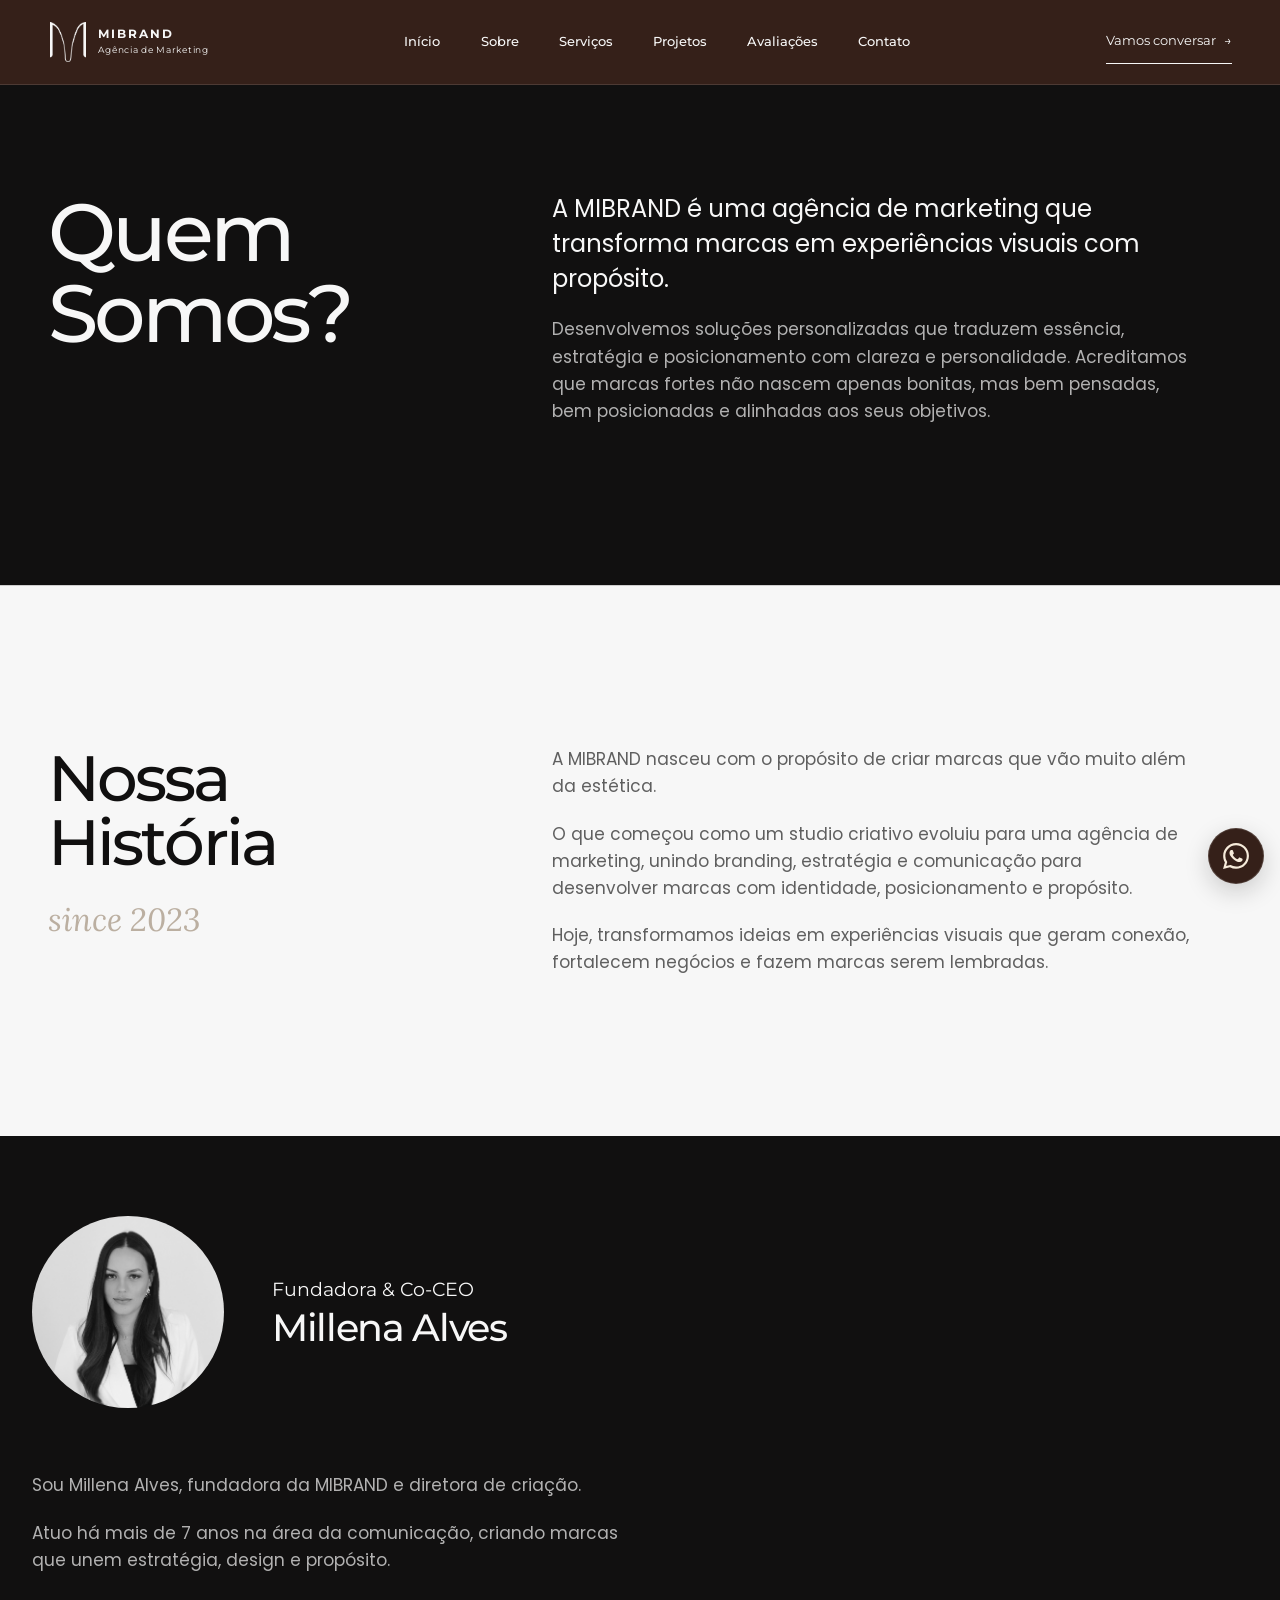
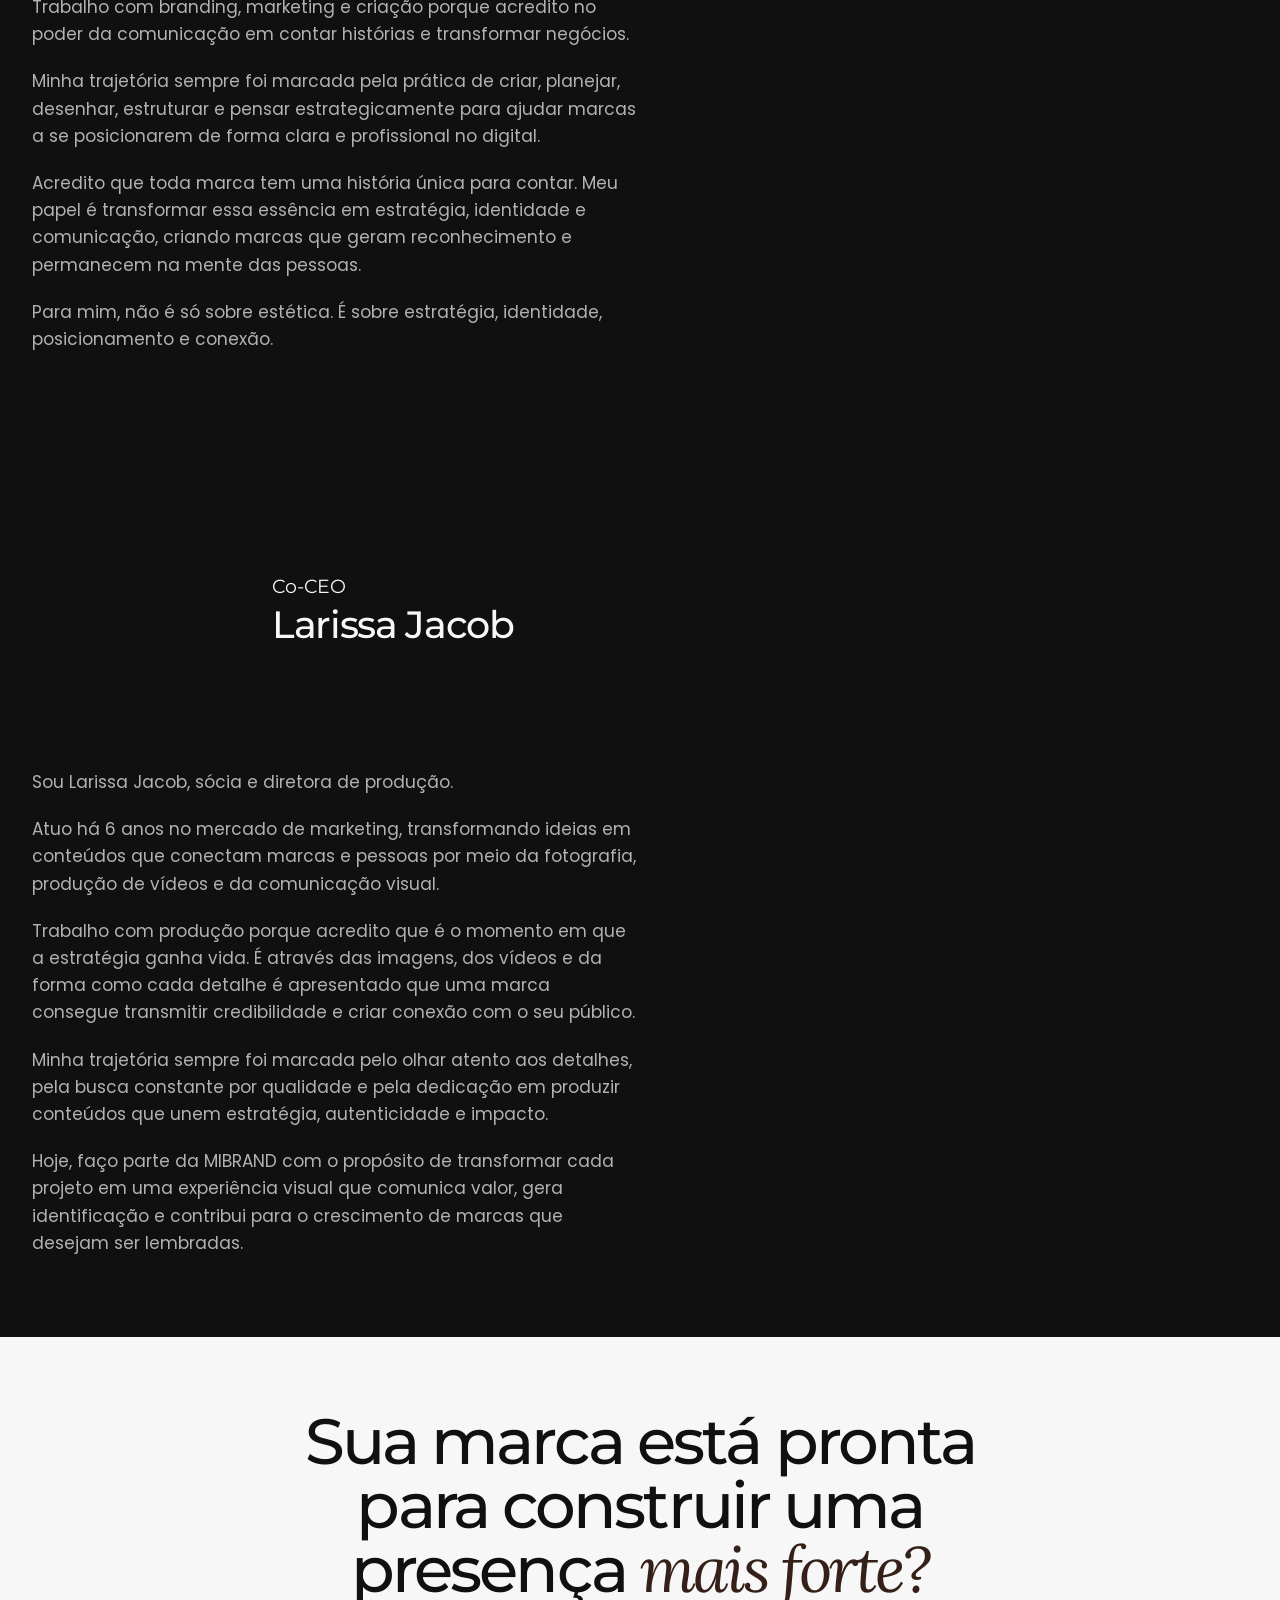
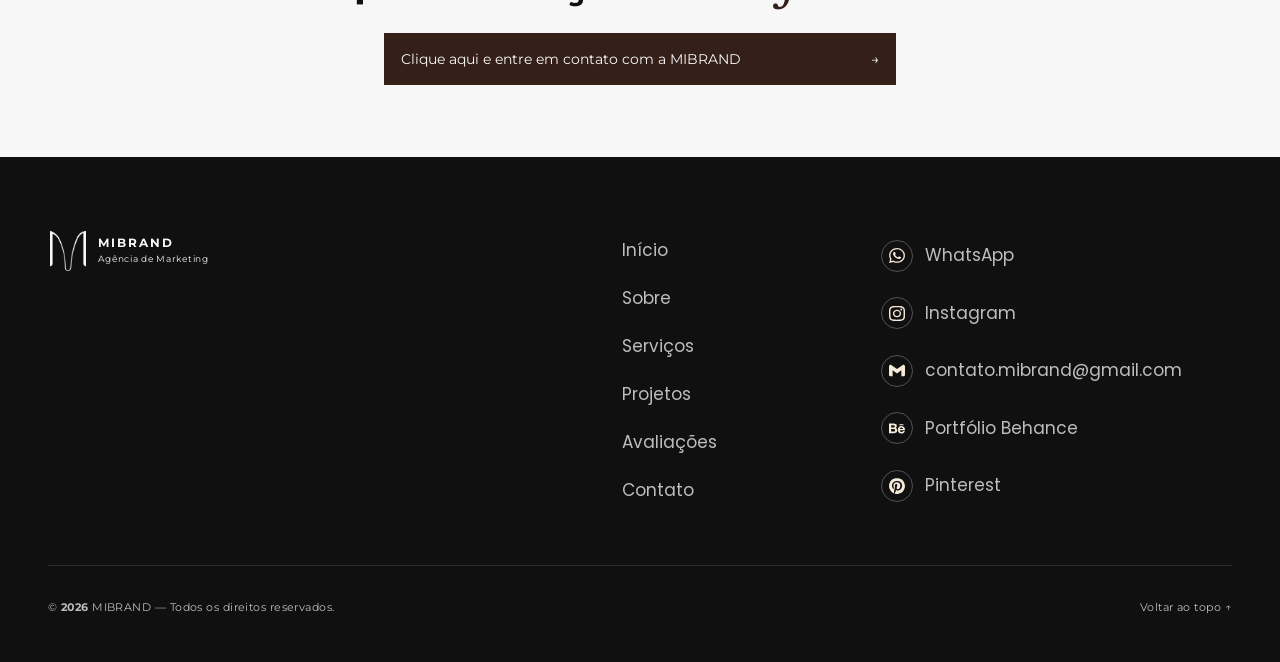
<file: sobre.html>
<!doctype html>
<html lang="pt-BR">
<head>
  <meta charset="utf-8">
  <meta name="viewport" content="width=device-width, initial-scale=1">
  <title>Sobre a MIBRAND | Marketing &amp; Branding</title>
  <meta name="description" content="Conheça a história da MIBRAND e as fundadoras que unem estratégia, branding, design e produção para criar marcas com propósito.">
  <meta name="robots" content="index,follow">
  <meta name="theme-color" content="#F7F7F7">
  <link rel="canonical" href="https://mibrand.com.br/sobre.html">
  <meta property="og:type" content="website">
  <meta property="og:locale" content="pt_BR">
  <meta property="og:title" content="Sobre a MIBRAND | Marketing & Branding">
  <meta property="og:description" content="Nossa história, propósito e as pessoas por trás da MIBRAND.">
  <meta property="og:url" content="https://mibrand.com.br/sobre.html">
  <meta name="twitter:card" content="summary_large_image">
  <meta name="twitter:title" content="Sobre a MIBRAND | Marketing & Branding">
  <meta name="twitter:description" content="Nossa história, propósito e as pessoas por trás da MIBRAND.">
  <link rel="icon" href="favicon.ico" sizes="48x48">
  <link rel="icon" href="favicon-48x48.png" type="image/png" sizes="48x48">
  <link rel="icon" href="favicon-192x192.png" type="image/png" sizes="192x192">
  <link rel="apple-touch-icon" href="apple-touch-icon.png" sizes="180x180">
  <link rel="preconnect" href="https://fonts.googleapis.com">
  <link rel="preconnect" href="https://fonts.gstatic.com" crossorigin>
  <link href="https://fonts.googleapis.com/css2?family=Lora:ital,wght@0,400;0,500;1,400;1,500&family=Montserrat:wght@400;500;600&family=Poppins:wght@400;500;600&display=swap" rel="stylesheet">
  <link rel="stylesheet" href="css/style.css">
</head>
<body class="about-page">
  <a class="skip-link" href="#conteudo">Ir para o conteúdo</a>
  <header class="header" data-header>
    <div class="container nav">
      <a class="brand" href="index.html#inicio" aria-label="MIBRAND — início"><span class="brand-mark"><img class="brand-logo-light" src="assets/logo/mibrand-logo-light.png" alt="" width="395" height="443"><img class="brand-logo-brown" src="assets/logo/mibrand-logo-brown.png" alt="" width="395" height="443"></span><span><b>MIBRAND</b><small>Agência de Marketing</small></span></a>
      <nav class="menu" id="menu" aria-label="Navegação principal">
        <a href="index.html#inicio">Início</a><a href="sobre.html" aria-current="page">Sobre</a><a href="index.html#servicos">Serviços</a><a href="index.html#projetos">Projetos</a><a href="index.html#avaliacoes">Avaliações</a><a href="index.html#contato">Contato</a><a class="mobile-menu-cta whatsapp-link" href="#">Vamos conversar <span aria-hidden="true">→</span></a>
      </nav>
      <a class="header-cta whatsapp-link" href="#">Vamos conversar <span aria-hidden="true">→</span></a>
      <button class="menu-toggle" aria-controls="menu" aria-expanded="false" aria-label="Abrir menu"><span></span><span></span></button>
    </div>
  </header>

  <main id="conteudo">
    <section class="about-hero">
      <div class="container about-intro-grid reveal">
        <div><h1>Quem Somos?</h1></div>
        <div class="about-lead"><p>A MIBRAND é uma agência de marketing que transforma marcas em experiências visuais com propósito.</p><p>Desenvolvemos soluções personalizadas que traduzem essência, estratégia e posicionamento com clareza e personalidade. Acreditamos que marcas fortes não nascem apenas bonitas, mas bem pensadas, bem posicionadas e alinhadas aos seus objetivos.</p></div>
      </div>
    </section>

    <section class="about-section history-section">
      <div class="container history-grid reveal">
        <div><h2>Nossa História</h2><p class="since">since 2023</p></div>
        <div class="about-copy"><p>A MIBRAND nasceu com o propósito de criar marcas que vão muito além da estética.</p><p>O que começou como um studio criativo evoluiu para uma agência de marketing, unindo branding, estratégia e comunicação para desenvolver marcas com identidade, posicionamento e propósito.</p><p>Hoje, transformamos ideias em experiências visuais que geram conexão, fortalecem negócios e fazem marcas serem lembradas.</p></div>
      </div>
    </section>

    <section class="about-section founders-section">
      <div class="container">
        <article class="founder founder-millena reveal">
          <div class="founder-intro"><img class="founder-photo" src="assets/images/founders/millena-alves-v2.jpeg" alt="Retrato de Millena Alves, fundadora e Co-CEO da MIBRAND" width="3177" height="3177" loading="lazy" decoding="async"><div class="founder-title"><p class="founder-role">Fundadora &amp; Co-CEO</p><h3>Millena Alves</h3></div></div>
          <div class="founder-bio"><p>Sou Millena Alves, fundadora da MIBRAND e diretora de criação.</p><p>Atuo há mais de 7 anos na área da comunicação, criando marcas que unem estratégia, design e propósito.</p><p>Trabalho com branding, marketing e criação porque acredito no poder da comunicação em contar histórias e transformar negócios.</p><p>Minha trajetória sempre foi marcada pela prática de criar, planejar, desenhar, estruturar e pensar estrategicamente para ajudar marcas a se posicionarem de forma clara e profissional no digital.</p><p>Acredito que toda marca tem uma história única para contar. Meu papel é transformar essa essência em estratégia, identidade e comunicação, criando marcas que geram reconhecimento e permanecem na mente das pessoas.</p><p>Para mim, não é só sobre estética. É sobre estratégia, identidade, posicionamento e conexão.</p></div>
        </article>

        <article class="founder founder-larissa reveal">
          <div class="founder-intro"><img class="founder-photo" src="assets/images/founders/larissa-jacob-v11.png" alt="Retrato de Larissa Jacob, Co-CEO da MIBRAND" width="1353" height="1163" loading="lazy" decoding="async"><div class="founder-title"><p class="founder-role">Co-CEO</p><h3>Larissa Jacob</h3></div></div>
          <div class="founder-bio"><p>Sou Larissa Jacob, sócia e diretora de produção.</p><p>Atuo há 6 anos no mercado de marketing, transformando ideias em conteúdos que conectam marcas e pessoas por meio da fotografia, produção de vídeos e da comunicação visual.</p><p>Trabalho com produção porque acredito que é o momento em que a estratégia ganha vida. É através das imagens, dos vídeos e da forma como cada detalhe é apresentado que uma marca consegue transmitir credibilidade e criar conexão com o seu público.</p><p>Minha trajetória sempre foi marcada pelo olhar atento aos detalhes, pela busca constante por qualidade e pela dedicação em produzir conteúdos que unem estratégia, autenticidade e impacto.</p><p>Hoje, faço parte da MIBRAND com o propósito de transformar cada projeto em uma experiência visual que comunica valor, gera identificação e contribui para o crescimento de marcas que desejam ser lembradas.</p></div>
        </article>
      </div>
    </section>

    <section class="contact" id="contato"><div class="container reveal"><h2>Sua marca está pronta para construir uma presença <em>mais forte?</em></h2><a class="button button-light whatsapp-link" href="#">Clique aqui e entre em contato com a MIBRAND <span aria-hidden="true">→</span></a></div></section>
  </main>

  <footer class="footer"><div class="container footer-grid"><div><a class="brand footer-brand" href="index.html#inicio"><span class="brand-mark"><img class="brand-logo-light" src="assets/logo/mibrand-logo-light.png" alt="" width="395" height="443"></span><span><b>MIBRAND</b><small>Agência de Marketing</small></span></a></div><nav aria-label="Links do rodapé"><a href="index.html#inicio">Início</a><a href="sobre.html">Sobre</a><a href="index.html#servicos">Serviços</a><a href="index.html#projetos">Projetos</a><a href="index.html#avaliacoes">Avaliações</a><a href="index.html#contato">Contato</a></nav><div class="footer-contact"><a class="whatsapp-link" href="#"><span class="footer-icon"><img src="assets/icons/whatsapp.svg" alt="" width="18" height="18" aria-hidden="true"></span><span>WhatsApp</span></a><a href="https://www.instagram.com/agenciamibrand/" target="_blank" rel="noopener"><span class="footer-icon"><img src="assets/icons/instagram.svg" alt="" width="18" height="18" aria-hidden="true"></span><span>Instagram</span></a><a href="mailto:contato.mibrand@gmail.com"><span class="footer-icon"><img src="assets/icons/gmail.svg" alt="" width="18" height="18" aria-hidden="true"></span><span>contato.mibrand@gmail.com</span></a><a href="https://www.behance.net/agenciamibrand" target="_blank" rel="noopener"><span class="footer-icon"><img src="assets/icons/behance.svg" alt="" width="18" height="18" aria-hidden="true"></span><span>Portfólio Behance</span></a><a href="https://br.pinterest.com/agenciamibrand/" target="_blank" rel="noopener"><span class="footer-icon"><img src="assets/icons/pinterest.svg" alt="" width="18" height="18" aria-hidden="true"></span><span>Pinterest</span></a></div></div><div class="container footer-bottom"><span>© <b id="year"></b> MIBRAND — Todos os direitos reservados.</span><a href="#conteudo">Voltar ao topo ↑</a></div></footer>

  <a class="floating-whatsapp whatsapp-link" href="#" aria-label="Conversar com a MIBRAND pelo WhatsApp"><img src="assets/icons/whatsapp.svg" alt="" width="28" height="28" aria-hidden="true"></a>
  <script src="js/script.js"></script>
</body>
</html>
</file>
<file: css/style.css>
:root {
  --primary: #352019;
  --secondary: #bbafa1;
  --background: #f6ebda;
  --surface: #f7f7f7;
  --text: #111010;
  --text-muted: rgba(17, 16, 16, 0.66);
  --accent: #bbafa1;
  --white: #f7f7f7;
  --line: rgba(17, 16, 16, 0.18);
  --font-display: "Montserrat", sans-serif;
  --font-body: "Poppins", sans-serif;
  --font-editorial: "Editor's Note", "Lora", serif;
  --ease: cubic-bezier(0.2, 0.75, 0.25, 1);
  --container: min(100% - 2rem, 76rem);
  --section-space: clamp(5rem, 18vw, 7rem);
}

*,
*::before,
*::after {
  box-sizing: border-box;
}

html {
  scroll-behavior: smooth;
  scroll-padding-top: 5rem;
}

html,
body {
  width: 100%;
  min-width: 0;
}

body {
  margin: 0;
  background: var(--surface);
  color: var(--text);
  font-family: var(--font-body);
  font-size: clamp(1rem, 3.8vw, 1.0625rem);
  font-weight: 400;
  line-height: 1.6;
}

body.menu-open {
  overflow: hidden;
  overscroll-behavior: none;
}

body.review-modal-open { overflow: hidden; }

a { color: inherit; text-decoration: none; }
button { color: inherit; font: inherit; }
img,
video,
iframe { display: block; max-width: 100%; height: auto; }

h1,
h2,
h3,
p,
a,
span,
div {
  min-width: 0;
  max-width: 100%;
  word-break: normal;
  overflow-wrap: break-word;
  hyphens: none;
}

h1,
h2,
h3 {
  margin: 0;
  font-family: var(--font-display);
  font-weight: 500;
  letter-spacing: -0.045em;
  line-height: 1;
}

h1 { font-size: clamp(2.5rem, 12vw, 3.35rem); }
h2 { font-size: clamp(2.25rem, 9.8vw, 3.1rem); }
h3 { font-size: clamp(1.55rem, 7vw, 2rem); }

em {
  color: var(--primary);
  font-family: var(--font-editorial);
  font-style: italic;
  font-weight: 400;
}

.hero em { color: var(--secondary); }

::selection { background: var(--secondary); color: var(--text); }

:focus-visible {
  outline: 2px solid var(--primary);
  outline-offset: 4px;
}

.container {
  width: var(--container);
  margin-inline: auto;
}

.skip-link {
  position: fixed;
  top: -5rem;
  left: 1rem;
  z-index: 1000;
  padding: 0.75rem 1rem;
  background: var(--white);
  color: var(--primary);
}

.skip-link:focus { top: 0.75rem; }

.header,
.header.scrolled {
  position: fixed;
  inset: 0 0 auto;
  z-index: 100;
  border-bottom: 1px solid rgba(247, 247, 247, 0.12);
  background: var(--primary);
  color: var(--white);
  backdrop-filter: none;
  transition: background 0.25s var(--ease), color 0.25s var(--ease), border-color 0.25s var(--ease);
}

.nav {
  display: flex;
  min-width: 0;
  height: 4.75rem;
  align-items: center;
  justify-content: space-between;
}

.brand {
  position: relative;
  z-index: 102;
  display: inline-flex;
  min-height: 2.75rem;
  align-items: center;
  gap: 0.65rem;
}

.brand-mark {
  position: relative;
  display: block;
  width: 2.25rem;
  height: 2.25rem;
  flex: 0 0 auto;
}

.brand-mark img {
  position: absolute;
  inset: 0;
  width: 100%;
  height: 100%;
  object-fit: contain;
  transition: opacity 0.25s var(--ease);
}

.header .brand-logo-light { opacity: 1; }
.header .brand-logo-brown { opacity: 0; }

.brand > span { display: flex; flex-direction: column; line-height: 1; }
.brand b { font-family: var(--font-display); font-size: 0.74rem; letter-spacing: 0.16em; }
.brand small { display: block; margin-top: 0.35rem; font-family: var(--font-display); font-size: 0.56rem; letter-spacing: 0.08em; }

.menu-toggle {
  position: relative;
  z-index: 102;
  display: grid;
  width: 2.75rem;
  height: 2.75rem;
  padding: 0.7rem;
  place-content: center;
  border: 0;
  background: transparent;
  cursor: pointer;
}

.menu-toggle span {
  display: block;
  width: 1.25rem;
  height: 1px;
  margin: 0.2rem 0;
  background: currentColor;
  transition: transform 0.25s var(--ease);
}

.menu-toggle[aria-expanded="true"] span:first-child { transform: translateY(0.25rem) rotate(45deg); }
.menu-toggle[aria-expanded="true"] span:last-child { transform: translateY(-0.25rem) rotate(-45deg); }

.menu {
  position: fixed;
  top: 4.75rem;
  right: 0;
  left: 0;
  z-index: 101;
  display: flex;
  width: 100%;
  height: calc(100dvh - 4.75rem);
  padding: 2rem 1rem max(1.5rem, env(safe-area-inset-bottom));
  flex-direction: column;
  align-items: stretch;
  justify-content: center;
  background: var(--primary);
  color: var(--white);
  transform: translateY(-100%);
  transition: transform 0.4s var(--ease);
}

.menu.open { transform: translateY(0); }

.menu a {
  display: flex;
  width: 100%;
  min-height: 3.5rem;
  align-items: center;
  justify-content: space-between;
  border-bottom: 1px solid rgba(247, 247, 247, 0.12);
  font-family: var(--font-display);
  font-size: clamp(1.65rem, 8vw, 2.25rem);
  font-weight: 500;
  letter-spacing: -0.04em;
}

.menu .mobile-menu-cta {
  min-height: 3.75rem;
  margin-top: 1rem;
  padding-inline: 1rem;
  border: 0;
  border-bottom: 1px solid rgba(247, 247, 247, 0.7);
  background: transparent;
  color: var(--white);
  font-size: 1rem;
  letter-spacing: -0.02em;
}

.header-cta { display: none; }

.hero {
  position: relative;
  display: flex;
  min-height: auto;
  padding: 6rem 0 2.5rem;
  align-items: center;
  background: var(--primary);
  color: var(--white);
}

.hero-grid { display: grid; gap: 2.5rem; align-items: center; }
.hero-copy { width: min(100%, 38rem); min-width: 0; }
.hero h1 { max-width: 11ch; font-size: clamp(2rem, 8vw, 3.25rem); }
.hero-text { max-width: 34rem; margin: 1.5rem 0 0; color: rgba(247, 247, 247, 0.78); }
.hero .button-light { background: var(--white); color: var(--primary); }
.hero .text-link { border-color: rgba(247, 247, 247, 0.35); color: rgba(247, 247, 247, 0.86); }

.actions {
  display: grid;
  gap: 0.75rem;
  margin-top: 1.75rem;
}

.button,
.text-link {
  display: inline-flex;
  width: 100%;
  min-height: 3.25rem;
  align-items: center;
  justify-content: space-between;
  gap: 1rem;
  font-family: var(--font-display);
  font-size: 0.86rem;
}

.button { padding: 0.75rem 1rem; border: 1px solid transparent; }
.button-light { background: var(--primary); color: var(--white); }
.text-link { padding: 0.6rem 0; border-bottom: 1px solid var(--line); }

.section { padding-block: var(--section-space); }
.about-grid { display: grid; gap: 2rem; }
.about-grid > div { max-width: 38rem; }
.about-grid p { margin: 0; }
.about-grid p + p { margin-top: 1rem; color: var(--text-muted); }

.services { padding-top: clamp(1.25rem, 4vw, 2.5rem); padding-bottom: clamp(1.5rem, 5vw, 3rem); background: var(--surface); }
.work { padding-top: clamp(1.5rem, 5vw, 3rem); }
.services-head { margin-bottom: clamp(1.75rem, 4vw, 2.5rem); }
.work-head { margin-bottom: 2.75rem; }
.service {
  display: grid;
  min-height: 6.75rem;
  grid-template-columns: 2rem minmax(0, 1fr);
  gap: 0.75rem;
  align-items: start;
  padding-block: 1.25rem;
  border-top: 1px solid var(--line);
  cursor: pointer;
  touch-action: manipulation;
}
.service:last-child { border-bottom: 1px solid var(--line); }
.service-number { padding-top: 0.35rem; color: var(--text-muted); font-family: var(--font-display); font-size: 0.68rem; }
.service-main { display: grid; gap: 0.65rem; }
.service h3 { overflow-wrap: normal; }
.service-main p { max-width: 34rem; margin: 0; color: var(--text-muted); font-size: 0.92rem; line-height: 1.55; }
.service-action { grid-column: 2; justify-self: start; padding-top: 0.35rem; border-bottom: 1px solid currentColor; font-family: var(--font-display); font-size: 0.75rem; font-weight: 600; letter-spacing: 0.02em; line-height: 1.4; white-space: nowrap; transition: transform 0.25s var(--ease); }

.project-grid {
  display: grid;
  grid-auto-columns: minmax(17rem, 90%);
  grid-auto-flow: column;
  gap: 1rem;
  padding-bottom: 0.75rem;
  overflow-x: auto;
  overflow-y: hidden;
  overscroll-behavior-inline: contain;
  scroll-padding-inline: 0.1rem;
  scroll-snap-type: inline mandatory;
  scrollbar-color: var(--secondary) transparent;
  scrollbar-width: thin;
}
.project-grid:focus-visible { outline-offset: 0.4rem; }
[data-carousel] { position: relative; }
.project { min-width: 0; scroll-snap-align: start; }
.project-media {
  width: 100%;
  aspect-ratio: 4 / 5;
  background: var(--primary);
  overflow: clip;
}
.project:nth-child(3n + 2) .project-media { background: var(--secondary); }
.project:nth-child(3n) .project-media { background: var(--text); }
.project-media video { width: 100%; height: 100%; object-fit: cover; }
.identity-showcase { margin-top: clamp(5rem, 12vw, 8rem); padding-top: 2rem; border-top: 1px solid var(--line); }
.identity-grid { grid-auto-columns: minmax(14rem, 78%); }
.identity-media { aspect-ratio: 9 / 16; background: var(--surface); }
.identity-media img { width: 100%; height: 100%; object-fit: cover; }
.project-controls {
  position: absolute;
  z-index: 2;
  top: 50%;
  right: 0.75rem;
  left: 0.75rem;
  display: flex;
  justify-content: space-between;
  gap: 0.75rem;
  pointer-events: none;
  transform: translateY(-50%);
}
.project-controls button {
  display: inline-grid;
  width: 2.75rem;
  height: 2.75rem;
  padding: 0;
  place-items: center;
  border: 1px solid rgba(246, 235, 218, 0.62);
  border-radius: 50%;
  background: rgba(53, 32, 25, 0.82);
  box-shadow: 0 0.35rem 1.2rem rgba(17, 16, 16, 0.16);
  color: var(--background);
  font-family: var(--font-display);
  font-size: 1.1rem;
  pointer-events: auto;
  backdrop-filter: blur(0.35rem);
  transition: color 0.25s var(--ease), background 0.25s var(--ease), opacity 0.25s var(--ease), transform 0.25s var(--ease);
}
.project-controls button:disabled { opacity: 0; pointer-events: none; }

.behance-link {
  display: flex;
  width: 100%;
  min-height: 3.75rem;
  margin-top: 2.5rem;
  padding: 0.85rem 1rem;
  align-items: center;
  justify-content: space-between;
  gap: 1rem;
  border: 1px solid var(--primary);
  background: var(--primary);
  color: var(--background);
  font-family: var(--font-display);
  font-size: 0.9rem;
}

.reviews { padding-block: var(--section-space); background: #fff; color: var(--text); overflow: hidden; }
.reviews-head { display: block; }
.reviews-intro { position: relative; max-width: 44rem; }
.reviews h2 { position: relative; z-index: 1; max-width: 14ch; }
.reviews-quote { position: absolute; z-index: 0; top: 0.25rem; right: 0; color: rgba(53, 32, 25, 0.06); font-family: var(--font-editorial); font-size: clamp(9rem, 28vw, 15rem); font-style: italic; line-height: 0.8; pointer-events: none; }
.reviews-subtitle { position: relative; z-index: 1; max-width: 34rem; margin: 1.5rem 0 0; color: var(--text-muted); }
.reviews-carousel { width: 100%; margin: clamp(3.5rem, 10vw, 6rem) auto 0; }
.reviews-stage { overflow: hidden; }
.reviews-track {
  display: grid;
  grid-auto-columns: 100%;
  grid-auto-flow: column;
  gap: 1rem;
  align-items: stretch;
  overflow-x: auto;
  overflow-y: hidden;
  overscroll-behavior-inline: contain;
  scroll-behavior: smooth;
  scroll-snap-type: inline mandatory;
  scrollbar-width: none;
  touch-action: pan-x pan-y;
  cursor: grab;
}
.reviews-track::-webkit-scrollbar { display: none; }
.reviews-track.is-dragging { cursor: grabbing; scroll-snap-type: none; user-select: none; }
.review-card { position: relative; display: flex; height: 26rem; padding: 1.35rem; flex-direction: column; border: 1px solid rgba(53, 32, 25, 0.18); border-top: 0.18rem solid var(--primary); border-radius: 0.6rem; background: #fff; box-shadow: 0 0.8rem 2rem rgba(53, 32, 25, 0.035); scroll-snap-align: start; scroll-snap-stop: always; }
.review-card-head { display: grid; min-height: 3.25rem; grid-template-columns: 2.65rem minmax(0, 1fr); align-items: center; gap: 0.65rem; }
.review-avatar { display: grid; width: 2.65rem; height: 2.65rem; place-items: center; border-radius: 50%; background: var(--primary); color: var(--white); font-family: var(--font-display); font-size: 0.7rem; font-weight: 600; letter-spacing: 0.04em; }
.review-user { display: grid; gap: 0.05rem; }
.review-user strong { display: -webkit-box; overflow: hidden; color: var(--text); font-family: var(--font-display); font-size: 0.78rem; font-weight: 500; line-height: 1.25; -webkit-box-orient: vertical; -webkit-line-clamp: 2; }
.review-user small { color: var(--text-muted); font-size: 0.65rem; }
.review-card-stars { margin-top: 1rem; color: #f5b301; font-family: var(--font-display); font-size: 1rem; letter-spacing: 0.14em; }
.review-card-content { margin: 1rem 0 0; }
.review-card-text { display: -webkit-box; margin: 0; overflow: hidden; color: var(--text); font-family: var(--font-body); font-size: 0.95rem; font-style: normal; line-height: 1.55; -webkit-box-orient: vertical; -webkit-line-clamp: 6; }
.review-card-more-row { display: flex; min-height: 2.2rem; padding-top: 0.65rem; align-items: flex-start; }
.review-more { padding: 0 0 0.15rem; border: 0; border-bottom: 1px solid var(--primary); background: transparent; color: var(--primary); font-family: var(--font-display); font-size: 0.7rem; cursor: pointer; }
.review-card-footer { display: grid; margin-top: auto; padding-top: 0.9rem; grid-template-columns: minmax(0, 1fr) auto; align-items: end; gap: 0.75rem; border-top: 1px solid var(--line); color: var(--text-muted); font-size: 0.65rem; }
.review-card-footer a { color: var(--primary); font-family: var(--font-display); font-size: 0.68rem; font-weight: 500; white-space: nowrap; }
.reviews-navigation { display: grid; grid-template-columns: 2.75rem minmax(0, auto) 2.75rem; width: fit-content; max-width: 100%; margin: 2rem auto 0; align-items: center; gap: 0.85rem; }
.reviews-navigation > button { width: 2.75rem; height: 2.75rem; padding: 0; border: 1px solid var(--primary); border-radius: 50%; background: transparent; color: var(--primary); cursor: pointer; transition: background 0.25s var(--ease), color 0.25s var(--ease), transform 0.25s var(--ease); }
.reviews-dots { display: flex; min-height: 2.75rem; align-items: center; justify-content: center; gap: 0.45rem; }
.reviews-dot { width: 0.6rem; height: 0.6rem; padding: 0; border: 1px solid rgba(53, 32, 25, 0.48); border-radius: 50%; background: transparent; cursor: pointer; transition: background 0.35s var(--ease), transform 0.35s var(--ease); }
.reviews-dot.is-active { background: var(--primary); transform: scale(1.08); }
.reviews-count { grid-column: 1 / -1; color: var(--text-muted); font-family: var(--font-display); font-size: 0.68rem; letter-spacing: 0.12em; text-align: center; }
.reviews-link { display: flex; width: 100%; min-height: 3.75rem; margin: clamp(2.5rem, 8vw, 4rem) auto 0; padding: 0.85rem 1rem; align-items: center; justify-content: space-between; gap: 1rem; border: 1px solid var(--primary); background: var(--primary); color: var(--background); font-family: var(--font-display); font-size: 0.9rem; }

.review-modal { width: min(calc(100% - 2rem), 43rem); max-height: min(90dvh, 48rem); padding: 0; border: 1px solid rgba(53, 32, 25, 0.3); border-radius: 0.7rem; background: #fff; color: var(--text); }
.review-modal::backdrop { background: rgba(17, 16, 16, 0.66); backdrop-filter: blur(0.15rem); }
.review-modal-panel { position: relative; max-height: min(90dvh, 48rem); padding: clamp(1.5rem, 6vw, 3rem); overflow-y: auto; }
.review-modal-close { position: absolute; top: 0.75rem; right: 0.75rem; display: grid; width: 2.5rem; height: 2.5rem; padding: 0; place-items: center; border: 1px solid var(--line); border-radius: 50%; background: transparent; color: var(--primary); font-size: 1.35rem; cursor: pointer; }
.review-modal-head { display: grid; padding-right: 2.75rem; grid-template-columns: 3rem minmax(0, 1fr); align-items: center; gap: 0.8rem; }
.review-modal-avatar { display: grid; width: 3rem; height: 3rem; place-items: center; border-radius: 50%; background: var(--primary); color: var(--white); font-family: var(--font-display); font-size: 0.76rem; font-weight: 600; }
.review-modal-head h3 { font-size: clamp(1.05rem, 4.5vw, 1.35rem); letter-spacing: -0.02em; line-height: 1.2; }
.review-modal-head div > span { color: var(--text-muted); font-size: 0.7rem; }
.review-modal-stars { display: block; margin-top: 1.5rem; color: #f5b301; font-family: var(--font-display); font-size: 1rem; letter-spacing: 0.14em; }
.review-modal blockquote { margin: 1.25rem 0 2rem; color: var(--text); font-family: var(--font-body); font-size: clamp(1rem, 4vw, 1.2rem); font-style: normal; line-height: 1.6; }
.review-modal-footer { display: grid; padding-top: 1rem; gap: 0.75rem; border-top: 1px solid var(--line); color: var(--text-muted); font-size: 0.7rem; }
.review-modal-footer a { color: var(--primary); font-family: var(--font-display); font-size: 0.72rem; font-weight: 500; }

.home-about { padding-block: clamp(4rem, 14vw, 7rem); background: var(--text); color: var(--white); }
.home-about-grid { display: grid; gap: clamp(2.5rem, 9vw, 6rem); }
.home-about .about-index { color: rgba(247, 247, 247, 0.58); }
.home-about h2 { color: var(--white); }
.home-about-copy { max-width: 38rem; }
.home-about-copy p { margin: 0; color: rgba(247, 247, 247, 0.72); }
.home-about-copy p + p { margin-top: 1rem; }
.home-about-button { max-width: 22rem; margin-top: 2rem; background: var(--white); color: var(--primary); }

.contact { padding-block: clamp(5.5rem, 22vw, 8rem); background: var(--surface); color: var(--text); text-align: left; }
.contact h2 { max-width: 17ch; }
.contact .button { max-width: 32rem; margin-top: 2rem; }

.footer { padding: 4.5rem 0 max(5.5rem, calc(env(safe-area-inset-bottom) + 4.5rem)); background: var(--text); color: rgba(247, 247, 247, 0.75); }
.footer-grid { display: grid; gap: 2.5rem; }
.footer-brand { color: var(--white); }
.footer-brand small { display: block; }
.footer nav,
.footer-contact { display: grid; gap: 0.25rem; }
.footer nav a,
.footer-contact a,
.footer-bottom a { display: flex; min-height: 2.75rem; align-items: center; }
.footer-contact a { gap: 0.75rem; overflow-wrap: anywhere; }
.footer-icon {
  display: inline-grid;
  width: 2rem;
  height: 2rem;
  flex: 0 0 auto;
  place-items: center;
  border: 1px solid rgba(247, 247, 247, 0.28);
  border-radius: 50%;
}
.footer-icon img { width: 0.95rem; height: 0.95rem; }
.footer-bottom { display: grid; gap: 1rem; margin-top: 3.25rem; padding-top: 1.25rem; border-top: 1px solid rgba(247, 247, 247, 0.12); font-family: var(--font-display); font-size: 0.7rem; letter-spacing: 0.04em; }

.floating-whatsapp {
  position: fixed;
  right: max(1rem, env(safe-area-inset-right));
  bottom: max(1rem, env(safe-area-inset-bottom));
  z-index: 90;
  display: inline-flex;
  width: 3.5rem;
  height: 3.5rem;
  padding: 0;
  align-items: center;
  justify-content: center;
  border: 1px solid rgba(247, 247, 247, 0.14);
  border-radius: 50%;
  background: var(--primary);
  color: var(--white);
  box-shadow: 0 0.5rem 1.5rem rgba(17, 16, 16, 0.18);
  opacity: 0;
  pointer-events: none;
  transform: translateY(0.75rem);
  transition: opacity 0.25s var(--ease), transform 0.25s var(--ease), background 0.25s var(--ease);
}
.floating-whatsapp.is-visible { opacity: 1; pointer-events: auto; transform: none; }
.floating-whatsapp img { width: 1.6rem; height: 1.6rem; }

/* Página Sobre */
.about-page { background: var(--surface); }
.about-hero { padding: clamp(9rem, 24vw, 12rem) 0 clamp(6rem, 18vw, 10rem); background: var(--text); color: var(--white); }
.about-intro-grid,
.history-grid { display: grid; gap: clamp(2.5rem, 8vw, 6rem); }
.about-index,
.founder-number {
  margin: 0 0 1.5rem;
  color: var(--primary);
  font-family: var(--font-display);
  font-size: 0.68rem;
  font-weight: 600;
  letter-spacing: 0.14em;
}
.about-hero .about-index { color: rgba(247, 247, 247, 0.62); }
.about-hero h1 { max-width: 8ch; color: var(--white); }
.about-lead,
.about-copy { max-width: 40rem; }
.about-lead p,
.about-copy p,
.founder-bio p { margin: 0; }
.about-lead p:first-child { color: var(--white); font-size: clamp(1.2rem, 4.5vw, 1.5rem); line-height: 1.45; }
.about-lead p + p,
.about-copy p + p,
.founder-bio p + p { margin-top: 1.25rem; }
.about-lead p + p { color: rgba(247, 247, 247, 0.7); }
.about-copy p { color: var(--text-muted); }
.about-section { padding-block: clamp(6rem, 18vw, 10rem); border-top: 1px solid var(--line); }
.history-section { background: var(--surface); }
.founders-section { padding-block: 0; border-top: 0; }
.since { margin: 1.25rem 0 0; color: var(--secondary); font-family: var(--font-editorial); font-size: clamp(1.4rem, 5vw, 2rem); font-style: italic; }
.founders-heading { display: flex; margin-bottom: clamp(4rem, 12vw, 8rem); align-items: baseline; justify-content: space-between; gap: 2rem; }
.founders-section > .container { width: 100%; max-width: none; }
.founders-heading { width: min(100% - 2rem, 76rem); margin-inline: auto; }
.founders-heading .about-index { margin: 0; }
.founders-heading h2 { color: var(--primary); font-size: clamp(1rem, 4vw, 1.35rem); font-weight: 600; letter-spacing: 0.12em; }
.founders-heading h2 span { color: var(--secondary); }
.founder { padding: clamp(2.5rem, 8vw, 5rem) max(2rem, calc((100vw - 76rem) / 2)); background: var(--text); color: var(--white); }
.founder-intro { display: grid; max-width: 44rem; grid-template-columns: clamp(7.5rem, 28vw, 11rem) minmax(0, 1fr); align-items: center; gap: clamp(1.25rem, 5vw, 3rem); }
.founder-photo {
  display: block;
  width: 100%;
  aspect-ratio: 1;
  height: auto;
  border: 0;
  border-radius: 50%;
  object-fit: cover;
  object-position: center;
}
.founder-title h3 { color: var(--white); font-size: clamp(1.5rem, 6vw, 2.4rem); letter-spacing: -0.035em; }
.founder .founder-number { color: rgba(247, 247, 247, 0.5); }
.founder-role { margin: 0 0 0.35rem; color: var(--white); font-family: var(--font-display); font-size: clamp(0.9rem, 3.8vw, 1.2rem); font-style: normal; line-height: 1.35; }
.founder-bio { max-width: 38rem; margin-top: clamp(2.5rem, 8vw, 4rem); }
.founder-bio p { color: rgba(247, 247, 247, 0.7); }
.about-page .contact { padding-block: clamp(3rem, 9vw, 4.5rem); }

.reveal { opacity: 0; transform: translateY(1rem); transition: opacity 0.55s var(--ease), transform 0.55s var(--ease); }
.reveal.visible { opacity: 1; transform: none; }

@media (max-width: 47.99rem) {
  .about-hero { padding-bottom: 2.75rem; }
  .about-lead p + p { margin-top: 0.5rem; }
  .history-section { padding-block: 2.75rem; }
  .home-about { padding-block: 2.75rem; }
  .reviews { padding-block: 2.75rem; }
  .contact { padding-block: 3rem; }
  .about-page .contact { padding-block: 2.5rem; }
}

@media (min-width: 30rem) {
  :root { --container: min(100% - 2.5rem, 76rem); }
  .actions { grid-template-columns: minmax(0, 14rem) minmax(0, 13rem); align-items: center; }
  .text-link { width: auto; }
}

@media (min-width: 48rem) {
  :root { --container: min(100% - 4rem, 76rem); --section-space: clamp(7rem, 12vw, 9rem); }
  body { font-size: 1.0625rem; }
  h1 { font-size: clamp(4rem, 8.5vw, 5.5rem); }
  h2 { font-size: clamp(3.5rem, 7vw, 4.6rem); }
  .nav { height: 5.25rem; }
  .menu { top: 5.25rem; height: calc(100dvh - 5.25rem); }
  .brand-mark { width: 2.5rem; height: 2.5rem; }
  .hero { min-height: auto; padding: 8rem 0 4rem; }
  .hero h1 { max-width: 12ch; font-size: clamp(3rem, 5.5vw, 4rem); }
  .about-grid { gap: 3rem; }
  .service { grid-template-columns: 3.5rem minmax(0, 1fr) max-content; min-height: 7.5rem; padding-block: 1.5rem; }
  .service-action { grid-column: 3; grid-row: 1; justify-self: end; }
  .project-grid { grid-auto-columns: 55%; gap: 1.5rem; }
  .identity-grid { grid-auto-columns: 42%; }
  .reviews-track { grid-auto-columns: calc((100% - 1.25rem) / 2); gap: 1.25rem; }
  .review-card { height: 25rem; }
  .review-modal-footer { display: flex; align-items: center; justify-content: space-between; }
  .behance-link { width: min(100%, 36rem); margin-left: auto; gap: 2rem; }
  .contact { text-align: center; }
  .contact h2,
  .contact .button { margin-right: auto; margin-left: auto; }
  .footer-grid { grid-template-columns: 1.2fr 0.7fr 1fr; gap: 3rem; }
  .footer-bottom { grid-template-columns: 1fr auto; align-items: center; }
  .about-intro-grid,
  .history-grid { grid-template-columns: minmax(15rem, 0.75fr) minmax(0, 1.25fr); align-items: start; }
  .home-about-grid { grid-template-columns: minmax(14rem, 0.7fr) minmax(0, 1.3fr); align-items: start; }
  .founder-intro { grid-template-columns: 12rem minmax(0, 1fr); }
}

@media (min-width: 64rem) {
  :root { --container: min(100% - 5rem, 76rem); }
  h1 { font-size: clamp(4.75rem, 6.3vw, 6.75rem); }
  h2 { font-size: clamp(4rem, 5vw, 5.5rem); }
  .header.scrolled .nav { height: 4.75rem; }
  .menu-toggle { display: none; }
  .menu {
    position: static;
    z-index: auto;
    display: flex;
    width: auto;
    height: auto;
    padding: 0;
    flex-direction: row;
    align-items: center;
    justify-content: center;
    gap: clamp(1.25rem, 2.2vw, 2.25rem);
    background: transparent;
    color: inherit;
    transform: none;
    transition: none;
  }
  .menu a { position: relative; width: auto; min-width: 2.75rem; min-height: 2.75rem; padding: 0 0.375rem; border: 0; font-size: 0.8rem; font-weight: 500; letter-spacing: 0; }
  .menu a::after,
  .footer nav a::after { content: ""; position: absolute; right: 100%; bottom: 0.35rem; left: 0; height: 1px; background: currentColor; transition: right 0.25s var(--ease); }
  .mobile-menu-cta { display: none !important; }
  .header-cta { display: inline-flex; min-height: 2.75rem; align-items: center; gap: 0.5rem; border-bottom: 1px solid currentColor; font-family: var(--font-display); font-size: 0.8rem; }
  .hero { min-height: calc(100svh - 5.25rem); padding: 8.5rem 0 4rem; }
  .about-grid { grid-template-columns: minmax(0, 1.35fr) minmax(18rem, 0.65fr); gap: 6rem; align-items: end; }
  .service { grid-template-columns: 4rem minmax(15rem, 0.8fr) minmax(16rem, 1.2fr) max-content; min-height: 8rem; align-items: start; padding-block: 1.4rem; }
  .service-action { grid-column: 4; }
  .project-grid { grid-auto-columns: 38%; }
  .identity-grid { grid-auto-columns: 28%; }
  .reviews-track { grid-auto-columns: calc((100% - 2.5rem) / 3); }
  .footer { padding-bottom: 2rem; }
  .footer-grid { grid-template-columns: 1.5fr 0.6fr 1fr; }
}

@media (min-width: 80rem) {
  :root { --container: min(100% - 6rem, 80rem); }
}

@media (hover: hover) and (pointer: fine) {
  .button,
  .behance-link,
  .reviews-link,
  .floating-whatsapp,
  .project-media { transition: transform 0.3s var(--ease), color 0.3s var(--ease), background 0.3s var(--ease); }
  .button:hover { transform: translateY(-0.2rem); }
  .project:hover .project-media { transform: scale(0.985); }
  .project-controls button:not(:disabled):hover { background: var(--primary); color: var(--white); }
  .service:hover { background: rgba(247, 247, 247, 0.36); }
  .service:hover .service-action { transform: translateX(0.2rem); }
  .behance-link:hover { background: var(--text); color: var(--background); }
  .reviews-link:hover { background: var(--text); color: var(--background); }
  .reviews-navigation > button:hover { background: var(--primary); color: var(--white); transform: scale(1.03); }
  .reviews-dot:hover { border-color: var(--primary); transform: scale(1.15); }
  .floating-whatsapp:hover { transform: translateY(-0.15rem); background: var(--text); }
  .menu a:hover::after,
  .footer nav a:hover::after { right: 0; }
}

@media (prefers-reduced-motion: reduce) {
  *,
  *::before,
  *::after {
    scroll-behavior: auto !important;
    animation-duration: 0.01ms !important;
    animation-iteration-count: 1 !important;
    transition-duration: 0.01ms !important;
  }
  .reveal { opacity: 1; transform: none; }
}
</file>
